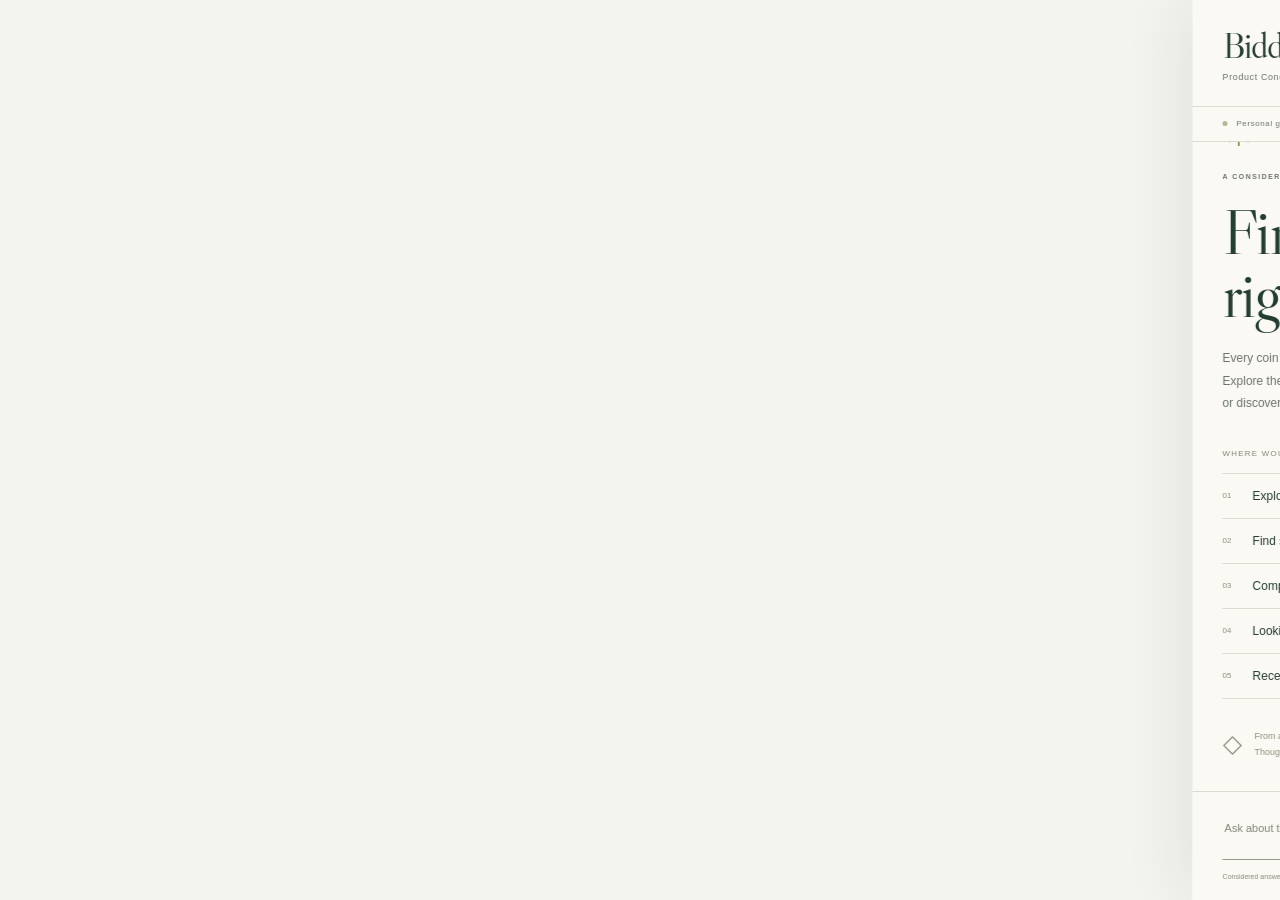
<file: frontend/index.html>
<!DOCTYPE html>
<html lang="en">
<head>
  <meta charset="UTF-8">
  <meta name="viewport" content="width=device-width, initial-scale=1.0">
  <meta http-equiv="refresh" content="0; url=chat.html">
  <title>Biddix Product Concierge</title>
</head>
<body>
  <!-- Local entry point. The interface lives in chat.html. -->
  <a href="chat.html">Open Biddix Product Concierge</a>
</body>
</html>
</file>
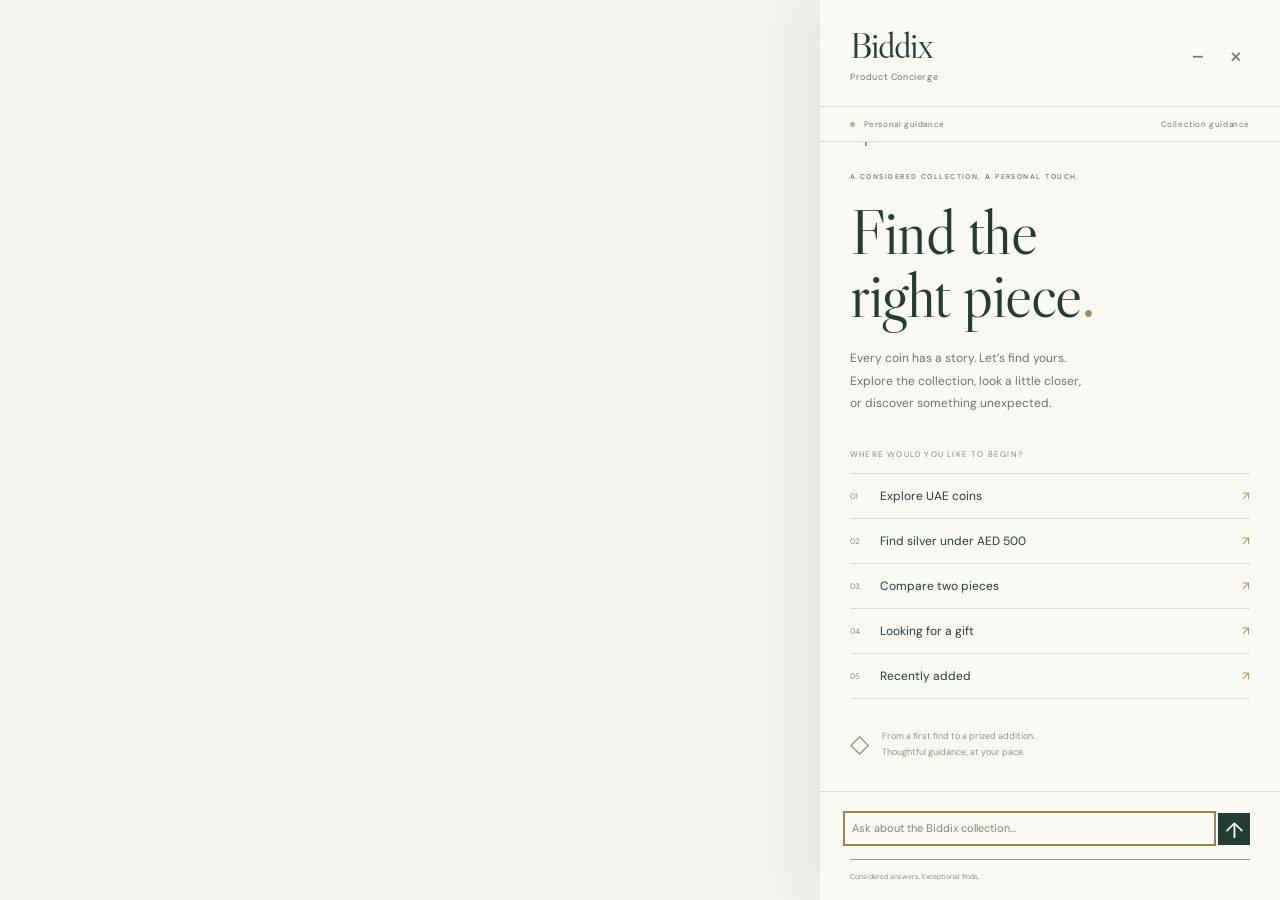
<file: frontend/chat.html>
<!DOCTYPE html>
<html lang="en">

<head>
    <meta charset="UTF-8">

    <meta
        name="viewport"
        content="width=device-width, initial-scale=1.0"
    >

    <title>Biddix Product Concierge</title>

    <link
        rel="stylesheet"
        href="style.css"
    >
</head>


<body class="biddix-preview">

    <!-- Only the concierge interface. No storefront content. -->
    <div id="biddix-app"></div>


    <!-- =====================================================
         CONFIG
    ====================================================== -->

    <script>
        window.BIDDIX_CONFIG = {
            mode: 'live',

            openOnLoad: true,

            endpoint:
                'http://127.0.0.1:8000/api/v1/chat',

            currentProduct: null
        };
    </script>


    <!-- =====================================================
         BIDDIX CHAT
    ====================================================== -->

    <script>
    (function () {

        "use strict";


        /* =====================================================
           CATALOGUE
        ====================================================== */

        const products = [

            {
                id: 'UAE-001',
                name: 'The Falcon',
                subtitle: 'UAE Heritage Collection',
                year: 2024,
                material: 'Silver',
                weight: '31.1 g',
                purity: '999',
                price: 465,
                stock: 'Available',
                edition: '1,000 pieces',
                kind: 'falcon'
            },

            {
                id: 'UAE-002',
                name: 'The Palm',
                subtitle: 'Emirates Gold Collection',
                year: 2024,
                material: 'Gold',
                weight: '7.78 g',
                purity: '999.9',
                price: 2450,
                stock: 'Low availability',
                edition: '500 pieces',
                kind: 'palm'
            },

            {
                id: 'UAE-003',
                name: 'Desert Oryx',
                subtitle: 'UAE Wildlife Collection',
                year: 2023,
                material: 'Silver',
                weight: '28 g',
                purity: '999',
                price: 395,
                stock: 'Available',
                edition: '2,000 pieces',
                kind: 'oryx'
            },

            {
                id: 'UAE-004',
                name: 'A Golden Jubilee',
                subtitle: 'Commemorative Collection',
                year: 2021,
                material: 'Silver',
                weight: '31.1 g',
                purity: '999',
                price: 520,
                stock: 'Available',
                edition: '2,021 pieces',
                kind: 'jubilee'
            }

        ];


        const getProduct = id =>
            products.find(
                product =>
                    product.id === id
            );


        const money = value =>
            `AED ${Number(value).toLocaleString('en-AE')}`;



        /* =====================================================
           COMPONENT HELPERS
        ====================================================== */

        const escapeHTML = value =>
            String(value ?? '')
                .replace(
                    /[&<>"']/g,
                    character => ({
                        '&': '&amp;',
                        '<': '&lt;',
                        '>': '&gt;',
                        '"': '&quot;',
                        "'": '&#39;'
                    }[character])
                );


        const arrow =
            '<span aria-hidden="true">↗</span>';



        /* =====================================================
           SMALL INLINE COIN IMAGE

           Your original file had ~3.9MB Base64 image data here.
           This lightweight SVG keeps chat.html manageable.
        ====================================================== */

        const coinImage =
            'data:image/svg+xml;charset=UTF-8,' +
            encodeURIComponent(`
                <svg
                    xmlns="http://www.w3.org/2000/svg"
                    viewBox="0 0 300 300"
                >
                    <defs>
                        <radialGradient
                            id="coin"
                            cx="35%"
                            cy="30%"
                            r="75%"
                        >
                            <stop
                                offset="0%"
                                stop-color="#f5f5f2"
                            />

                            <stop
                                offset="55%"
                                stop-color="#c8c8c2"
                            />

                            <stop
                                offset="100%"
                                stop-color="#8f8f89"
                            />
                        </radialGradient>
                    </defs>

                    <circle
                        cx="150"
                        cy="150"
                        r="135"
                        fill="url(#coin)"
                    />

                    <circle
                        cx="150"
                        cy="150"
                        r="116"
                        fill="none"
                        stroke="#666"
                        stroke-width="3"
                    />

                    <text
                        x="150"
                        y="174"
                        text-anchor="middle"
                        font-family="Georgia, serif"
                        font-size="82"
                        fill="#222"
                    >
                        B
                    </text>
                </svg>
            `);



        const Coin = (
            product,
            className = ''
        ) => `
            <div
                class="bx-coin-photo
                    ${escapeHTML(product.kind || 'falcon')}
                    ${escapeHTML(className)}"
            >
                <img
                    src="${coinImage}"
                    alt="${escapeHTML(product.name || 'Biddix coin')}"
                >
            </div>
        `;



        const ProductResult = product => `
            <article class="bx-result">

                ${Coin(product)}

                <div>

                    <span class="bx-eyebrow">
                        ${escapeHTML(product.year)}
                        ·
                        ${escapeHTML(product.material)}
                    </span>

                    <h3>
                        ${escapeHTML(product.name)}
                    </h3>

                    <p>
                        ${escapeHTML(product.weight)}
                        ·
                        ${escapeHTML(product.purity)}
                        purity
                    </p>

                    <strong>
                        ${money(product.price)}
                    </strong>

                    <span class="bx-availability">
                        ${escapeHTML(
                            product.stock ||
                            'Availability unconfirmed'
                        )}
                    </span>

                    <button
                        type="button"
                        class="bx-text-link"
                        data-product="${escapeHTML(product.id)}"
                    >
                        View piece ${arrow}
                    </button>

                </div>

            </article>
        `;



        const FeedbackControl = () => `
            <div class="bx-feedback">

                Helpful?

                <button
                    type="button"
                    data-feedback="Yes"
                >
                    Yes
                </button>

                <span>·</span>

                <button
                    type="button"
                    data-feedback="No"
                >
                    No
                </button>

            </div>
        `;



        const ProductComparison = productList => `
            <div class="bx-comparison">

                <div class="bx-compare-images">

                    <div></div>

                    ${
                        productList.map(
                            product => `
                                <div>
                                    ${Coin(product)}

                                    <strong>
                                        ${escapeHTML(product.name)}
                                    </strong>
                                </div>
                            `
                        ).join('')
                    }

                </div>


                <table>

                    <caption class="bx-sr">
                        Coin specifications comparison
                    </caption>


                    <thead>
                        <tr>

                            <th>
                                Specification
                            </th>

                            ${
                                productList.map(
                                    product => `
                                        <th>
                                            ${escapeHTML(product.name)}
                                        </th>
                                    `
                                ).join('')
                            }

                        </tr>
                    </thead>


                    <tbody>

                        ${
                            [
                                ['Year', 'year'],
                                ['Material', 'material'],
                                ['Weight', 'weight'],
                                ['Purity', 'purity'],
                                ['Price', 'price']
                            ]
                            .map(
                                ([title, key]) => `
                                    <tr>

                                        <th scope="row">
                                            ${title}
                                        </th>

                                        ${
                                            productList.map(
                                                product => `
                                                    <td>
                                                        ${
                                                            key === 'price'
                                                                ? money(product[key])
                                                                : escapeHTML(product[key])
                                                        }
                                                    </td>
                                                `
                                            ).join('')
                                        }

                                    </tr>
                                `
                            )
                            .join('')
                        }

                    </tbody>

                </table>

            </div>
        `;



        const SuggestedQueries = (
            context = false
        ) => {

            const queries =
                context
                    ? [
                        'Is this suitable as a gift?',
                        "What's the purity?",
                        'Compare with another silver piece'
                    ]
                    : [
                        'Explore UAE coins',
                        'Find silver under AED 500',
                        'Compare two pieces',
                        'Looking for a gift',
                        'Recently added'
                    ];


            return `
                <div class="bx-suggestions">

                    ${
                        queries.map(
                            (query, index) => `
                                <button
                                    type="button"
                                    data-query="${escapeHTML(query)}"
                                >
                                    <span class="bx-index">
                                        0${index + 1}
                                    </span>

                                    ${escapeHTML(query)}

                                    <span aria-hidden="true">
                                        ↗
                                    </span>
                                </button>
                            `
                        ).join('')
                    }

                </div>
            `;
        };



        const CurrentProductContext =
            product => `
                <div class="bx-context">

                    ${Coin(product)}

                    <div>

                        <span class="bx-eyebrow">
                            Currently viewing
                        </span>

                        <strong>
                            ${escapeHTML(product.year)}
                            ${escapeHTML(product.name)}
                        </strong>

                    </div>

                    <button
                        type="button"
                        data-action="clear-context"
                        aria-label="Remove current product context"
                    >
                        ×
                    </button>

                </div>
            `;



        const Welcome = context => `
            <section class="bx-welcome">

                <div
                    class="bx-welcome-mark"
                    aria-hidden="true"
                >
                    ✳
                </div>

                <span class="bx-eyebrow">
                    A considered collection.
                    A personal touch.
                </span>

                <h2>
                    Find the<br>
                    right piece<span>.</span>
                </h2>

                <p>
                    Every coin has a story.
                    Let’s find yours.
                    <br>

                    Explore the collection,
                    look a little closer,
                    <br>

                    or discover something unexpected.
                </p>

                <div class="bx-section-label">
                    ${
                        context
                            ? 'A closer look'
                            : 'Where would you like to begin?'
                    }
                </div>

                ${SuggestedQueries(context)}

                <div class="bx-service-note">

                    <span aria-hidden="true">
                        ◇
                    </span>

                    <p>
                        From a first find to a prized addition.
                        <br>

                        Thoughtful guidance,
                        at your pace.
                    </p>

                </div>

            </section>
        `;



        const CustomerMessage =
            text => `
                <div class="bx-customer">

                    <span class="bx-eyebrow">
                        You
                    </span>

                    <p>
                        ${escapeHTML(text)}
                    </p>

                </div>
            `;



        const ConciergeResponse =
            message => `
                <section class="bx-response">

                    <span class="bx-eyebrow">
                        Biddix Concierge
                    </span>

                    <p>
                        ${escapeHTML(message.answer)}
                    </p>

                    ${
                        message.comparison
                            ? ProductComparison(
                                message.products || []
                            )
                            : (
                                message.products
                                    ?.map(ProductResult)
                                    .join('')
                                ||
                                ''
                            )
                    }

                    ${
                        message.recommendation
                            ? `
                                <p class="bx-recommendation">
                                    ${
                                        escapeHTML(
                                            message.recommendation
                                        )
                                    }
                                </p>
                            `
                            : ''
                    }

                    ${
                        message.empty
                            ? `
                                <div class="bx-empty">

                                    <span>
                                        Nothing quite matches.
                                        Yet.
                                    </span>

                                    <p>
                                        Try another material
                                        or a wider price range.
                                    </p>

                                    <button
                                        type="button"
                                        class="bx-text-link"
                                        data-query="Explore UAE coins"
                                    >
                                        Explore the collection ↗
                                    </button>

                                </div>
                            `
                            : ''
                    }

                    ${FeedbackControl()}

                </section>
            `;



        const LoadingState = () => `
            <div
                class="bx-loading"
                role="status"
            >

                <span>
                    Consulting the collection
                </span>

                <div></div>

            </div>
        `;



        const ErrorState = () => `
            <div
                class="bx-error"
                role="alert"
            >

                <span class="bx-eyebrow">
                    A brief pause
                </span>

                <p>
                    I couldn't retrieve the collection
                    information just now.
                    Please try again in a moment.
                </p>

                <button
                    type="button"
                    class="bx-text-link"
                    data-action="retry"
                >
                    Try again ↗
                </button>

            </div>
        `;



        /* =====================================================
           API
        ====================================================== */

        async function sendMessage({
            message,
            sessionId,
            currentProduct,
            onChunk,
            signal
        }) {

            /* ===============================================
               LIVE MODE
            =============================================== */

            if (
                window.BIDDIX_CONFIG?.mode ===
                'live'
            ) {

                const endpoint =
                    window.BIDDIX_CONFIG.endpoint ||
                    '/api/v1/chat';


                const payload = {

                    message,

                    current_product_id:
                        currentProduct?.id ||
                        null
                };


                /*
                 * Redis session exists?
                 *
                 * Send its identifier.
                 *
                 * No identifier on first message =
                 * backend creates new Redis session.
                 */

                if (
                    typeof sessionId === 'string' &&
                    sessionId.trim() !== ''
                ) {

                    payload.session_id =
                        sessionId.trim();
                }


                let response;


                try {

                    response =
                        await fetch(
                            endpoint,
                            {
                                method: 'POST',

                                headers: {
                                    'Content-Type':
                                        'application/json'
                                },

                                body:
                                    JSON.stringify(
                                        payload
                                    ),

                                signal
                            }
                        );

                }

                catch (error) {

                    if (
                        error?.name ===
                        'AbortError'
                    ) {

                        throw error;
                    }


                    throw new Error(
                        'Unable to connect to the concierge service.'
                    );
                }



                let data;


                try {

                    data =
                        await response.json();

                }

                catch {

                    throw new Error(
                        'The server returned invalid JSON.'
                    );
                }



                if (!response.ok) {

                    throw new Error(
                        data?.detail ||
                        data?.error ||
                        data?.message ||
                        'Collection unavailable.'
                    );
                }



                if (
                    !data ||
                    typeof data.answer !==
                        'string'
                ) {

                    throw new Error(
                        'Invalid chat response.'
                    );
                }



                /*
                 * IMPORTANT SESSION HANDLING
                 *
                 * Backend should normally return session_id.
                 *
                 * If it doesn't return one on an existing
                 * conversation, keep the current identifier
                 * instead of destroying it.
                 */

                const returnedSessionId =
                    (
                        typeof data.session_id ===
                            'string' &&
                        data.session_id.trim() !== ''
                    )
                    ? data.session_id.trim()
                    : null;



                const existingSessionId =
                    (
                        typeof sessionId ===
                            'string' &&
                        sessionId.trim() !== ''
                    )
                    ? sessionId.trim()
                    : null;



                const resolvedSessionId =
                    returnedSessionId ||
                    existingSessionId;



                /*
                 * First request absolutely needs an ID
                 * from the backend.
                 */

                if (!resolvedSessionId) {

                    throw new Error(
                        'Backend did not return session_id.'
                    );
                }



                const normalizedProducts =
                    Array.isArray(data.products)
                        ? data.products.map(
                            product => ({
                                ...product,

                                id:
                                    product.product_id ||
                                    product.id,

                                name:
                                    product.name ||
                                    'Unnamed product',

                                stock:
                                    product.stock ||
                                    'Availability unconfirmed'
                            })
                        )
                        : [];



                return {

                    ...data,

                    session_id:
                        resolvedSessionId,

                    products:
                        normalizedProducts
                };
            }



            /* ===============================================
               DEMO MODE
            =============================================== */

            await new Promise(
                (resolve, reject) => {

                    const timer =
                        setTimeout(
                            resolve,
                            950
                        );


                    signal?.addEventListener(
                        'abort',
                        () => {

                            clearTimeout(
                                timer
                            );


                            reject(
                                new DOMException(
                                    'Aborted',
                                    'AbortError'
                                )
                            );

                        },
                        {
                            once: true
                        }
                    );
                }
            );



            const q =
                message.toLowerCase();


            const context =
                currentProduct;


            let ps = [];

            let answer = '';

            let comparison =
                false;

            let recommendation =
                '';

            let empty =
                false;



            if (
                q.includes('error') ||
                q.includes('unavailable')
            ) {

                throw new Error(
                    'Demo error'
                );
            }



            if (
                q.includes('compare')
            ) {

                ps = [
                    context || products[0],
                    products[2]
                ];


                if (
                    ps[0].id ===
                    ps[1].id
                ) {

                    ps[1] =
                        products[3];
                }


                comparison =
                    true;


                answer =
                    'Two pieces, two different stories. Here’s how the details compare.';


                recommendation =
                    'For a first collectible, Desert Oryx offers a lower entry price. The Falcon has a larger silver weight and a smaller edition.';

            }


            else if (
                context &&
                /purity|weight|year|edition|specification/.test(
                    q
                )
            ) {

                answer =
                    `${context.name} is ` +
                    `${context.purity} purity ` +
                    `${context.material.toLowerCase()}, ` +
                    `weighing ${context.weight}. ` +
                    `This ${context.year} edition is ` +
                    `limited to ${context.edition} ` +
                    `in our sample collection.`;

            }


            else if (
                /gift/.test(q)
            ) {

                ps = [
                    context ||
                    products[0]
                ];


                answer =
                    'A meaningful piece to mark a moment. The Falcon is a considered starting point for a gift, with a design rooted in UAE heritage.';


                recommendation =
                    'Gift packaging and delivery details should be confirmed with the store before ordering.';

            }


            else if (
                /coin|silver|gold|uae|collection|recent|under|piece|budget/.test(
                    q
                )
            ) {

                ps = [
                    ...products
                ];


                if (
                    q.includes('silver')
                ) {

                    ps =
                        ps.filter(
                            product =>
                                product.material ===
                                'Silver'
                        );
                }


                if (
                    q.includes('gold')
                ) {

                    ps =
                        ps.filter(
                            product =>
                                product.material ===
                                'Gold'
                        );
                }



                const max =
                    q.match(
                        /(?:under|below|budget|less than)\s*(?:aed\s*)?(\d+)/
                    );



                if (max) {

                    ps =
                        ps.filter(
                            product =>
                                product.price <=
                                Number(max[1])
                        );
                }



                if (
                    q.includes('recent')
                ) {

                    ps.sort(
                        (a, b) =>
                            b.year -
                            a.year
                    );
                }



                empty =
                    !ps.length;



                answer =
                    empty
                        ? 'I couldn’t find a piece matching those details in this sample collection.'
                        : `I’ve selected ${
                            ps.length === 1
                                ? 'one piece'
                                : ps.length +
                                  ' pieces'
                        } for a closer look. ${
                            q.includes('silver')
                                ? 'Distinctive designs, struck in fine silver.'
                                : 'Each offers a different way into the collection.'
                        }`;

            }


            else {

                answer =
                    "I don't have enough verified information to confirm that. I can help you explore this sample collection by material or budget, compare pieces, or look at a coin’s specifications.";

            }



            const demoSessionId =
                (
                    typeof sessionId ===
                        'string' &&
                    sessionId.trim()
                )
                ||
                globalThis.crypto
                    ?.randomUUID?.()
                ||
                (
                    'demo-' +
                    Date.now() +
                    '-' +
                    Math.random()
                        .toString(36)
                        .slice(2)
                );



            return {

                answer,

                products:
                    ps,

                comparison,

                recommendation,

                empty,

                session_id:
                    demoSessionId
            };
        }



        /* =====================================================
           APP
        ====================================================== */

        let root =
            document.querySelector(
                '#biddix-app'
            );


        if (!root) {

            root =
                document.createElement(
                    'div'
                );


            root.id =
                'biddix-app';


            document.body.append(
                root
            );
        }



        /* =====================================================
           SESSION STORAGE

           IMPORTANT:

           Redis =
               server conversation storage.

           localStorage =
               only Redis session identifier.
        ====================================================== */

        const SESSION_STORAGE_KEY =
            'biddix_session_id';



        function loadSessionId() {

            try {

                const value =
                    localStorage.getItem(
                        SESSION_STORAGE_KEY
                    );


                if (
                    typeof value !==
                        'string' ||
                    value.trim() === ''
                ) {

                    return null;
                }


                return value.trim();

            }

            catch {

                return null;
            }
        }



        function saveSessionId(
            sessionId
        ) {

            if (
                typeof sessionId !==
                    'string' ||
                sessionId.trim() === ''
            ) {

                return;
            }


            try {

                localStorage.setItem(
                    SESSION_STORAGE_KEY,
                    sessionId.trim()
                );

            }

            catch {

                /*
                 * Browser may block localStorage.
                 * Current page session can still work.
                 */
            }
        }



        function clearSessionId() {

            try {

                localStorage.removeItem(
                    SESSION_STORAGE_KEY
                );

            }

            catch {

                /*
                 * Nothing else needed.
                 */
            }
        }



        /* =====================================================
           STATE
        ====================================================== */

        const state = {

            status:
                'closed',

            sessionId:
                loadSessionId(),

            messages:
                [],

            currentProduct:
                null,

            recommendedProducts:
                [],

            lastQuery:
                '',

            open:
                false,

            requestVersion:
                0
        };



        let returnFocus;

        let openingTimer;

        let previousOverflow;

        let backgroundElements =
            [];



        /* =====================================================
           CHAT HTML
        ====================================================== */

        root.innerHTML = `

            <button
                type="button"
                class="bx-trigger"
                data-action="open"
                aria-controls="concierge"
                aria-expanded="false"
            >

                <span class="bx-trigger-mark">
                    B.
                </span>

                <span>
                    <strong>
                        Biddix
                    </strong>

                    <small>
                        Product Concierge
                    </small>
                </span>

                <span
                    class="bx-live-dot"
                    aria-hidden="true"
                ></span>

            </button>


            <div
                class="bx-backdrop"
                hidden
            ></div>


            <aside
                id="concierge"
                class="bx-panel"
                role="dialog"
                aria-modal="true"
                aria-labelledby="concierge-title"
                aria-hidden="true"
                inert
            >


                <header
                    class="bx-panel-header"
                >

                    <div>

                        <strong
                            id="concierge-title"
                        >
                            Biddix
                        </strong>

                        <span>
                            Product Concierge
                        </span>

                    </div>


                    <div
                        class="bx-panel-controls"
                    >

                        <button
                            type="button"
                            data-action="minimize"
                            aria-label="Minimize concierge"
                        >
                            −
                        </button>

                        <button
                            type="button"
                            data-action="close"
                            aria-label="Close concierge"
                        >
                            ×
                        </button>

                    </div>

                </header>


                <div
                    class="bx-panel-status"
                >

                    <span>
                        <i></i>
                        Personal guidance
                    </span>

                    <span>
                        Sample collection
                    </span>

                </div>


                <div
                    id="product-context"
                ></div>


                <div
                    class="bx-feed"
                    id="feed"
                    role="log"
                    aria-label="Conversation"
                    aria-live="polite"
                ></div>


                <div
                    class="bx-composer-wrap"
                >


                    <button
                        type="button"
                        class="bx-start-over"
                        data-action="reset"
                        hidden
                    >
                        Start a new enquiry ↗
                    </button>


                    <form
                        class="bx-composer"
                    >

                        <label
                            class="bx-sr"
                            for="message"
                        >
                            Ask about the Biddix collection
                        </label>


                        <textarea
                            id="message"
                            rows="1"
                            placeholder="Ask about the Biddix collection…"
                            maxlength="2000"
                        ></textarea>


                        <button
                            type="submit"
                            aria-label="Send message"
                        >
                            ↑
                        </button>

                    </form>


                    <div
                        class="bx-composer-note"
                    >

                        <span>
                            Considered answers.
                            Exceptional finds.
                        </span>


                        <button
                            type="button"
                            data-action="demo"
                            aria-label="Open prototype state controls"
                        >
                            Demo ↗
                        </button>

                    </div>


                    <div
                        class="bx-demo-controls"
                        hidden
                    >

                        <span>
                            Preview a state
                        </span>


                        <button
                            type="button"
                            data-query="Find silver under AED 50"
                        >
                            Empty results
                        </button>


                        <button
                            type="button"
                            data-query="Simulate error"
                        >
                            Error & retry
                        </button>

                    </div>

                </div>

            </aside>
        `;



        /* =====================================================
           REFERENCES
        ====================================================== */

        const panel =
            root.querySelector(
                '.bx-panel'
            );


        const feed =
            root.querySelector(
                '#feed'
            );


        const composer =
            root.querySelector(
                '.bx-composer'
            );


        const input =
            root.querySelector(
                '#message'
            );


        const sendButton =
            composer.querySelector(
                'button[type="submit"]'
            );


        const startOverButton =
            root.querySelector(
                '.bx-start-over'
            );



        /* =====================================================
           RENDER
        ====================================================== */

        function render() {

            panel.dataset.state =
                state.status;



            root
                .querySelector(
                    '#product-context'
                )
                .innerHTML =
                    state.currentProduct
                        ? CurrentProductContext(
                            state.currentProduct
                        )
                        : '';



            feed.innerHTML =
                state.messages.length
                    ? state.messages
                        .map(
                            message =>
                                message.role ===
                                    'user'
                                    ? CustomerMessage(
                                        message.text
                                    )
                                    : ConciergeResponse(
                                        message
                                    )
                        )
                        .join('')
                    : Welcome(
                        !!state.currentProduct
                    );



            if (
                state.status ===
                    'sending' ||
                state.status ===
                    'streaming'
            ) {

                feed.insertAdjacentHTML(
                    'beforeend',
                    LoadingState()
                );
            }



            if (
                state.status ===
                'error'
            ) {

                feed.insertAdjacentHTML(
                    'beforeend',
                    ErrorState()
                );
            }



            const busy =
                [
                    'sending',
                    'streaming'
                ].includes(
                    state.status
                );



            sendButton.disabled =
                busy;


            input.disabled =
                busy;



            /*
             * Existing Redis session also counts as
             * an active enquiry even after refresh.
             */

            startOverButton.hidden =
                !state.messages.length &&
                !state.sessionId;



            startOverButton.disabled =
                busy;



            feed.scrollTop =
                feed.scrollHeight;
        }



        /* =====================================================
           OPEN
        ====================================================== */

        function open() {

            if (
                state.open
            ) {

                return;
            }



            returnFocus =
                document.activeElement;



            state.open =
                true;



            if (
                ![
                    'sending',
                    'streaming',
                    'error'
                ].includes(
                    state.status
                )
            ) {

                state.status =
                    'opening';
            }



            panel.inert =
                false;



            panel.setAttribute(
                'aria-hidden',
                'false'
            );



            panel.classList.add(
                'is-open'
            );



            root
                .querySelector(
                    '.bx-backdrop'
                )
                .hidden =
                    false;



            root
                .querySelector(
                    '.bx-trigger'
                )
                .setAttribute(
                    'aria-expanded',
                    'true'
                );



            backgroundElements =
                [];



            let branch =
                root;



            while (
                branch.parentElement &&
                branch !==
                    document.body
            ) {

                for (
                    const element
                    of branch
                        .parentElement
                        .children
                ) {

                    if (
                        element !==
                            branch &&
                        ![
                            'SCRIPT',
                            'STYLE',
                            'LINK'
                        ].includes(
                            element.tagName
                        )
                    ) {

                        backgroundElements.push(
                            [
                                element,
                                element.inert
                            ]
                        );


                        element.inert =
                            true;
                    }
                }


                branch =
                    branch.parentElement;
            }



            previousOverflow =
                document.body
                    .style
                    .overflow;



            document.body.style.overflow =
                'hidden';



            root
                .querySelector(
                    '.bx-trigger'
                )
                .hidden =
                    true;



            render();



            clearTimeout(
                openingTimer
            );



            openingTimer =
                setTimeout(
                    () => {

                        if (
                            state.status ===
                            'opening'
                        ) {

                            state.status =
                                'ready';

                            render();
                        }


                        input.focus();

                    },
                    320
                );
        }



        /* =====================================================
           CLOSE
        ====================================================== */

        function close() {

            clearTimeout(
                openingTimer
            );



            state.open =
                false;



            panel.classList.remove(
                'is-open'
            );



            panel.setAttribute(
                'aria-hidden',
                'true'
            );



            panel.inert =
                true;



            root
                .querySelector(
                    '.bx-backdrop'
                )
                .hidden =
                    true;



            root
                .querySelector(
                    '.bx-trigger'
                )
                .setAttribute(
                    'aria-expanded',
                    'false'
                );



            for (
                const [
                    element,
                    wasInert
                ]
                of backgroundElements
            ) {

                element.inert =
                    wasInert;
            }



            backgroundElements =
                [];



            document.body.style.overflow =
                previousOverflow ||
                '';



            root
                .querySelector(
                    '.bx-trigger'
                )
                .hidden =
                    false;



            if (
                state.status ===
                    'ready' ||
                state.status ===
                    'opening'
            ) {

                state.status =
                    'closed';
            }



            const focusTarget =
                (
                    returnFocus &&
                    returnFocus !==
                        document.body &&
                    document.contains(
                        returnFocus
                    )
                )
                    ? returnFocus
                    : root.querySelector(
                        '.bx-trigger'
                    );



            focusTarget?.focus();
        }



        /* =====================================================
           SUBMIT MESSAGE
        ====================================================== */

        async function submit(
            text,
            {
                retry = false
            } = {}
        ) {

            text =
                String(
                    text ||
                    ''
                ).trim();



            if (!text) {

                return;
            }



            if (
                [
                    'sending',
                    'streaming'
                ].includes(
                    state.status
                )
            ) {

                return;
            }



            open();



            state.lastQuery =
                text;



            if (!retry) {

                state.messages.push({
                    role:
                        'user',

                    text
                });
            }



            input.value =
                '';



            state.status =
                'sending';



            /*
             * Protect against an old response arriving
             * after Start New Enquiry.
             */

            const requestVersion =
                ++state.requestVersion;



            render();



            try {

                const data =
                    await sendMessage({

                        message:
                            text,

                        sessionId:
                            state.sessionId,

                        currentProduct:
                            state.currentProduct,

                        onChunk:
                            () => {

                                if (
                                    requestVersion !==
                                    state.requestVersion
                                ) {

                                    return;
                                }


                                state.status =
                                    'streaming';


                                render();
                            }
                    });



                /*
                 * User may have reset the conversation
                 * while request was running.
                 */

                if (
                    requestVersion !==
                    state.requestVersion
                ) {

                    return;
                }



                /*
                 * FIX:
                 *
                 * Never replace a valid session with
                 * undefined/null.
                 */

                if (
                    typeof data.session_id ===
                        'string' &&
                    data.session_id.trim() !==
                        ''
                ) {

                    const sessionId =
                        data.session_id
                            .trim();


                    state.sessionId =
                        sessionId;


                    saveSessionId(
                        sessionId
                    );
                }



                state.recommendedProducts =
                    Array.isArray(
                        data.products
                    )
                        ? data.products
                        : [];



                state.messages.push({

                    role:
                        'assistant',

                    ...data
                });



                state.status =
                    state.open
                        ? 'ready'
                        : 'closed';

            }

            catch (error) {

                if (
                    requestVersion !==
                    state.requestVersion
                ) {

                    return;
                }



                console.error(
                    'Biddix chat error:',
                    error
                );



                if (
                    error?.name ===
                    'AbortError'
                ) {

                    state.status =
                        state.open
                            ? 'ready'
                            : 'closed';

                }

                else {

                    state.status =
                        'error';
                }
            }



            render();



            if (
                state.open
            ) {

                input.focus();
            }
        }



        /* =====================================================
           PRODUCT
        ====================================================== */

        function product(
            id
        ) {

            const selectedProduct =
                state.recommendedProducts
                    .find(
                        product =>
                            product.id ===
                            id
                    )
                ||
                getProduct(id);



            if (
                !selectedProduct
            ) {

                return;
            }



            state.currentProduct =
                selectedProduct;



            /*
             * Open backend supplied product URL
             * when available.
             */

            if (
                selectedProduct.product_url &&
                window.BIDDIX_CONFIG?.mode ===
                    'live'
            ) {

                try {

                    const url =
                        new URL(
                            selectedProduct.product_url,
                            location.origin
                        );



                    if (
                        [
                            'http:',
                            'https:'
                        ].includes(
                            url.protocol
                        )
                    ) {

                        window.open(
                            url.href,
                            '_blank',
                            'noopener,noreferrer'
                        );


                        render();


                        return;
                    }

                }

                catch {

                    /*
                     * Invalid URL:
                     * continue to specification request.
                     */
                }
            }



            render();



            submit(
                `Show me the specifications for ${selectedProduct.name}`
            );
        }



        /* =====================================================
           RESET CONVERSATION
        ====================================================== */

        function resetConversation() {

            /*
             * Invalidate any old request.
             */

            state.requestVersion++;



            /*
             * Remove browser's Redis session identifier.
             *
             * Next request contains no session_id.
             * Backend therefore starts a fresh Redis
             * conversation.
             */

            state.sessionId =
                null;



            clearSessionId();



            state.messages =
                [];



            state.currentProduct =
                null;



            state.recommendedProducts =
                [];



            state.lastQuery =
                '';



            state.status =
                state.open
                    ? 'ready'
                    : 'closed';



            render();



            if (
                state.open
            ) {

                input.focus();
            }
        }



        /* =====================================================
           CLICK HANDLER
        ====================================================== */

        root.addEventListener(
            'click',
            event => {

                const button =
                    event.target.closest(
                        'button,a'
                    );



                if (!button) {

                    return;
                }



                /* -----------------------------------------
                   QUERY
                ----------------------------------------- */

                if (
                    button.dataset.query
                ) {

                    event.preventDefault();


                    submit(
                        button.dataset.query
                    );


                    return;
                }



                /* -----------------------------------------
                   PRODUCT
                ----------------------------------------- */

                if (
                    button.dataset.product
                ) {

                    event.preventDefault();


                    product(
                        button.dataset.product
                    );


                    return;
                }



                /* -----------------------------------------
                   FEEDBACK
                ----------------------------------------- */

                if (
                    button.dataset.feedback
                ) {

                    const feedback =
                        button.closest(
                            '.bx-feedback'
                        );


                    if (feedback) {

                        feedback.textContent =
                            button.dataset.feedback ===
                                'Yes'
                                ? 'Thank you. Your feedback is noted.'
                                : 'Thank you. Try adding a little more detail to your enquiry.';
                    }


                    return;
                }



                /* -----------------------------------------
                   ACTIONS
                ----------------------------------------- */

                switch (
                    button.dataset.action
                ) {


                    case 'open':

                        open();

                        break;



                    case 'close':

                    case 'minimize':

                        close();

                        break;



                    case 'reset':

                        resetConversation();

                        break;



                    case 'clear-context':

                        state.currentProduct =
                            null;


                        render();

                        break;



                    case 'retry':

                        submit(

                            state.lastQuery ===
                                'Simulate error'
                                ? 'Explore UAE coins'
                                : state.lastQuery,

                            {
                                retry:
                                    true
                            }
                        );

                        break;



                    case 'demo': {

                        const controls =
                            root.querySelector(
                                '.bx-demo-controls'
                            );


                        controls.hidden =
                            !controls.hidden;


                        break;
                    }

                }
            }
        );



        /* =====================================================
           FORM SUBMISSION
        ====================================================== */

        composer.addEventListener(
            'submit',
            event => {

                event.preventDefault();


                submit(
                    input.value
                );
            }
        );



        /* =====================================================
           ENTER TO SEND
        ====================================================== */

        input.addEventListener(
            'keydown',
            event => {

                if (
                    event.key ===
                        'Enter' &&
                    !event.shiftKey
                ) {

                    event.preventDefault();


                    submit(
                        input.value
                    );
                }
            }
        );



        /* =====================================================
           BACKDROP
        ====================================================== */

        root
            .querySelector(
                '.bx-backdrop'
            )
            .addEventListener(
                'click',
                close
            );



        /* =====================================================
           KEYBOARD / ACCESSIBILITY
        ====================================================== */

        document.addEventListener(
            'keydown',
            event => {

                if (
                    !state.open
                ) {

                    return;
                }



                if (
                    event.key ===
                    'Escape'
                ) {

                    event.preventDefault();


                    close();


                    return;
                }



                if (
                    event.key !==
                    'Tab'
                ) {

                    return;
                }



                const elements =
                    [
                        ...panel.querySelectorAll(
                            'button,textarea,a'
                        )
                    ]
                    .filter(
                        element =>
                            !element.disabled &&
                            element
                                .getClientRects()
                                .length
                    );



                if (
                    !elements.length
                ) {

                    return;
                }



                const first =
                    elements[0];


                const last =
                    elements[
                        elements.length - 1
                    ];



                if (
                    event.shiftKey &&
                    document.activeElement ===
                        first
                ) {

                    event.preventDefault();


                    last.focus();
                }


                else if (
                    !event.shiftKey &&
                    document.activeElement ===
                        last
                ) {

                    event.preventDefault();


                    first.focus();
                }
            }
        );



        /* =====================================================
           SHOPIFY PRODUCT CONTEXT
        ====================================================== */

        state.currentProduct =
            window.BIDDIX_CONFIG
                ?.currentProduct

            ||

            getProduct(
                window.BIDDIX_CONFIG
                    ?.currentProductId
            )

            ||

            null;



        /* =====================================================
           LIVE MODE
        ====================================================== */

        if (
            window.BIDDIX_CONFIG?.mode ===
            'live'
        ) {

            const statusText =
                root.querySelector(
                    '.bx-panel-status > span:last-child'
                );


            if (
                statusText
            ) {

                statusText.textContent =
                    'Collection guidance';
            }



            const demoButton =
                root.querySelector(
                    '[data-action="demo"]'
                );


            if (
                demoButton
            ) {

                demoButton.hidden =
                    true;
            }
        }



        /* =====================================================
           EXTERNAL PRODUCT CONTEXT
        ====================================================== */

        window.addEventListener(
            'biddix:product-context',
            event => {

                state.currentProduct =
                    event.detail?.product

                    ||

                    getProduct(
                        event.detail
                            ?.productId
                    )

                    ||

                    null;



                render();
            }
        );



        /* =====================================================
           INITIAL RENDER
        ====================================================== */

        render();



        /* =====================================================
           AUTO OPEN
        ====================================================== */

        if (
            window.BIDDIX_CONFIG
                ?.openOnLoad
        ) {

            open();
        }



    })();
    </script>

</body>
</html>
</file>
<file: frontend/style.css>
@import url('https://fonts.googleapis.com/css2?family=DM+Sans:wght@400;450;500;550;600;700&family=Libre+Caslon+Display&display=swap');
#biddix-app {
  --paper:#f7f6f0;
  --ink:#243d33;
  --muted:#6d746d;
  --line:#d9dcd2;
  --gold:#a1834e;
  font-family:'DM Sans',Arial,sans-serif;
  color:var(--ink);
  background:var(--paper);
  font-size:14px;
  line-height:1.5}
#biddix-app * {
  box-sizing:border-box}
#biddix-app button,#biddix-app textarea {
  font:inherit;
  color:inherit}
#biddix-app button {
  cursor:pointer;
  background:none;
  border:0}
#biddix-app a {
  color:inherit;
  text-decoration:none}
#biddix-app button:focus-visible,#biddix-app a:focus-visible,#biddix-app textarea:focus-visible {
  outline:2px solid #a1834e;
  outline-offset:5px}
#biddix-app h1,#biddix-app h2,#biddix-app h3,#biddix-app p {
  margin:0}
#biddix-app [hidden] {
  display:none!important}
.bx-eyebrow {
  text-transform:uppercase;
  letter-spacing:1.6px;
  font-size:9px;
  font-weight:550;
  display:block;
  color:var(--muted)}
.bx-coin-photo {
  overflow:hidden;
  background:#eeece3;
  aspect-ratio:1}
.bx-coin-photo img {
  width:100%;
  height:100%;
  object-fit:cover;
  transition:transform .6s}
.bx-coin-photo.falcon img {
  object-position:70% center;
  transform:scale(1.35)}
.bx-coin-photo.palm img {
  object-position:20% center;
  transform:scale(1.7);
  filter:sepia(.24)}
.bx-coin-photo.oryx img {
  transform:scale(1.5);
  filter:grayscale(.7)}
.bx-coin-photo.jubilee img {
  transform:scale(1.25);
  filter:sepia(.22)}
.bx-trigger {
  position:fixed;
  right:28px;
  bottom:26px;
  z-index:15;
  background:#243d33!important;
  color:#fff!important;
  display:flex;
  align-items:center;
  gap:17px;
  padding:15px 20px!important;
  box-shadow:0 8px 28px #243d3326;
  transition:transform .25s}
.bx-trigger:hover {
  transform:translateY(-3px)}
.bx-trigger-mark {
  font:34px 'Libre Caslon Display',Georgia,serif;
  border-right:1px solid #ffffff30;
  padding-right:17px}
.bx-trigger strong {
  display:block;
  font-size:12px;
  font-weight:500;
  text-align:left;
  letter-spacing:.7px}
.bx-trigger small {
  display:block;
  font-size:9px;
  opacity:.7;
  margin-top:2px}
.bx-live-dot,.bx-panel-status i {
  display:inline-block;
  width:5px;
  height:5px;
  background:#b5b891;
  border-radius:50%}
.bx-live-dot {
  margin-left:8px;
  animation:quiet 3s ease-in-out infinite}
@keyframes quiet {
  50% {
  opacity:.4}
}
.bx-backdrop {
  position:fixed;
  inset:0;
  background:transparent;
  z-index:20}
.bx-panel {
  position:fixed;
  top:0;
  right:0;
  width:460px;
  max-width:100%;
  height:100dvh;
  background:#faf9f4;
  z-index:30;
  display:flex;
  flex-direction:column;
  transform:translateX(101%);
  transition:transform .32s ease;
  box-shadow:-10px 0 60px #26382915}
.bx-panel.is-open {
  transform:translateX(0)}
.bx-panel-header {
  display:flex;
  justify-content:space-between;
  align-items:center;
  padding:27px 30px 21px}
.bx-panel-header strong {
  font:37px 'Libre Caslon Display',Georgia,serif;
  letter-spacing:-1px;
  display:block;
  line-height:1}
.bx-panel-header>div>span {
  font-size:9px;
  letter-spacing:.6px;
  display:block;
  margin-top:7px;
  color:var(--muted)}
.bx-panel-controls {
  display:flex;
  gap:10px}
.bx-panel-controls button {
  font-size:25px!important;
  font-weight:400;
  padding:4px 7px!important;
  color:#757c70!important}
.bx-panel-status {
  display:flex;
  justify-content:space-between;
  align-items:center;
  border-block:1px solid var(--line);
  padding:11px 30px;
  font-size:8px;
  letter-spacing:.6px;
  color:var(--muted)}
.bx-panel-status i {
  margin-right:6px}
.bx-feed {
  padding:0 30px;
  overflow-y:auto;
  flex:1;
  overscroll-behavior:contain;
  scrollbar-width:thin}
.bx-welcome {
  padding-top:34px}
.bx-welcome-mark {
  font-size:38px;
  color:#a18c5d;
  margin-bottom:20px;
  line-height:1}
.bx-welcome>.bx-eyebrow {
  font-size:7px;
  letter-spacing:1.45px}
.bx-welcome h2 {
  font:64px/.99 'Libre Caslon Display',Georgia,serif;
  letter-spacing:-1.5px;
  margin:18px 0 20px!important}
.bx-welcome h2>span {
  color:#a18c5d}
.bx-welcome>p {
  font-size:12px;
  line-height:1.9;
  color:#6d746b}
.bx-section-label {
  font-size:8px;
  letter-spacing:1.2px;
  text-transform:uppercase;
  margin:33px 0 13px;
  color:#848775}
.bx-suggestions button {
  display:flex;
  align-items:center;
  text-align:left;
  width:100%;
  border-top:1px solid var(--line)!important;
  padding:13px 0!important;
  font-size:12px!important;
  transition:padding .2s}
.bx-suggestions button:hover {
  padding-left:6px!important}
.bx-suggestions button:last-child {
  border-bottom:1px solid var(--line)!important}
.bx-index {
  font-size:8px;
  color:#8b8c7c;
  width:30px}
.bx-suggestions button>span:last-child {
  margin-left:auto;
  color:#a18c5d}
.bx-service-note {
  display:flex;
  gap:13px;
  align-items:center;
  margin:26px 0 28px;
  color:#92927f}
.bx-service-note>span {
  font-size:25px}
.bx-service-note p {
  font-size:9px;
  line-height:1.8}
.bx-composer-wrap {
  padding:13px 30px 18px;
  border-top:1px solid var(--line);
  background:#faf9f4}
.bx-composer {
  display:flex;
  align-items:center;
  gap:9px;
  border-bottom:1px solid #929b87;
  padding:8px 0 14px}
.bx-composer textarea {
  border:0;
  background:transparent;
  resize:none;
  flex:1;
  min-width:0;
  font-size:11px!important;
  line-height:23px;
  outline:none}
.bx-composer textarea::placeholder {
  color:#828778}
.bx-composer button {
  background:#243d33!important;
  color:white!important;
  width:32px;
  height:32px;
  flex-shrink:0;
  font-size:22px!important;
  transition:transform .2s}
.bx-composer button:hover {
  transform:translateY(-2px)}
.bx-composer button:disabled {
  opacity:.4}
.bx-composer-note {
  display:flex;
  justify-content:space-between;
  margin-top:12px;
  color:#8b8b7c;
  font-size:7px}
.bx-composer-note button {
  font-size:8px!important;
  padding:0}
.bx-start-over {
  font-size:8px!important;
  color:var(--muted)!important;
  padding:0 0 7px!important}
.bx-customer {
  margin:27px 0 30px;
  border-left:2px solid #b5b397;
  padding-left:14px}
.bx-customer p {
  font-size:14px;
  margin-top:7px!important;
  white-space:pre-wrap}
.bx-response {
  padding-bottom:25px;
  animation:reveal .3s ease}
.bx-response>p {
  font-size:13px;
  line-height:1.8;
  margin:9px 0 19px!important;
  white-space:pre-wrap}
.bx-result {
  display:grid;
  grid-template-columns:115px 1fr;
  gap:20px;
  padding:20px 0;
  border-top:1px solid var(--line);
  animation:reveal .4s ease}
.bx-result .bx-coin-photo {
  height:140px;
  aspect-ratio:auto}
.bx-result h3 {
  font:28px 'Libre Caslon Display',Georgia,serif;
  margin:5px 0 3px!important}
.bx-result p {
  font-size:9px;
  color:var(--muted)}
.bx-result strong {
  display:block;
  font-size:12px;
  font-weight:500;
  margin-top:10px}
.bx-availability {
  font-size:8px;
  color:#78846b;
  display:block;
  margin-top:3px}
.bx-text-link {
  padding:0!important;
  font-size:10px!important;
  margin-top:12px;
  border-bottom:1px solid #91977e!important;
  padding-bottom:3px!important}
.bx-text-link span {
  margin-left:8px}
.bx-feedback {
  display:flex;
  align-items:center;
  gap:8px;
  font-size:8px;
  color:#838678;
  margin-top:18px}
.bx-feedback button {
  font-size:8px!important;
  padding:3px}
.bx-context {
  display:flex;
  align-items:center;
  gap:12px;
  margin:14px 30px 0;
  padding-bottom:14px;
  border-bottom:1px solid var(--line)}
.bx-context .bx-coin-photo {
  width:44px;
  height:44px}
.bx-context strong {
  display:block;
  font-size:11px;
  font-weight:500;
  margin-top:3px}
.bx-context .bx-eyebrow {
  font-size:7px}
.bx-context button {
  margin-left:auto;
  font-size:19px!important}
.bx-comparison table {
  width:100%;
  border-collapse:collapse;
  font-size:10px;
  margin-top:18px}
.bx-comparison th {
  font-weight:400;
  text-align:left}
.bx-comparison td {
  width:31%}
.bx-comparison td,.bx-comparison th {
  border-bottom:1px solid var(--line);
  padding:10px 4px}
.bx-comparison thead {
  font-size:8px;
  color:var(--muted)}
.bx-compare-images {
  display:grid;
  grid-template-columns:38% 31% 31%;
  gap:0}
.bx-compare-images .bx-coin-photo {
  margin:0 4px 8px}
.bx-compare-images strong {
  font:18px 'Libre Caslon Display',Georgia,serif}
.bx-recommendation {
  border-left:2px solid #a18c5d;
  padding-left:13px}
.bx-loading {
  margin:22px 0;
  font-size:9px;
  color:var(--muted)}
.bx-loading>div {
  height:1px;
  background:var(--line);
  margin-top:13px;
  position:relative;
  overflow:hidden}
.bx-loading>div:after {
  content:'';
  display:block;
  width:35%;
  height:1px;
  background:#a18c5d;
  animation:search 1.4s infinite}
@keyframes search {
  from {
  transform:translateX(-100%)}
to {
  transform:translateX(390%)}
}
@keyframes reveal {
  from {
  opacity:0;
  transform:translateY(5px)}
to {
  opacity:1;
  transform:none}
}
.bx-empty,.bx-error {
  padding:22px 0;
  border-top:1px solid var(--line);
  font-size:12px;
  line-height:1.8}
.bx-empty>span {
  font:26px 'Libre Caslon Display',Georgia,serif}
.bx-empty>p {
  margin-top:8px!important;
  font-size:11px;
  color:var(--muted)}
.bx-demo-controls {
  display:flex;
  gap:9px;
  flex-wrap:wrap;
  font-size:8px;
  border-top:1px solid var(--line);
  margin-top:12px;
  padding-top:12px}
.bx-demo-controls button {
  text-decoration:underline}
.bx-sr {
  position:absolute;
  width:1px;
  height:1px;
  overflow:hidden;
  clip:rect(0,0,0,0);
  white-space:nowrap}

@media(max-width:700px) {
  .bx-trigger {
  right:16px;
  bottom:16px;
  padding:12px 16px!important}
.bx-panel {
  width:100%;
  max-width:480px}
.bx-panel-header {
  padding:22px 25px 19px}
.bx-panel-status {
  padding:10px 25px}
.bx-feed {
  padding:0 25px}
.bx-welcome {
  padding-top:26px}
.bx-welcome h2 {
  font-size:60px}
.bx-welcome-mark {
  margin-bottom:17px}
.bx-composer-wrap {
  padding:10px 25px max(16px,env(safe-area-inset-bottom))}
.bx-composer textarea {
  font-size:16px!important}
.bx-context {
  margin-inline:25px}
.bx-service-note {
  margin:20px 0}
.bx-section-label {
  margin-top:25px}
}

@media(prefers-reduced-motion:reduce) {
  #biddix-app *,#biddix-app *:before,#biddix-app *:after {
  animation:none!important;
  transition:none!important;
  scroll-behavior:auto!important}
}


/* Preview only: do not apply this class to your production storefront. */
body.biddix-preview { margin: 0; background: #f3f3f0; }
</file>
